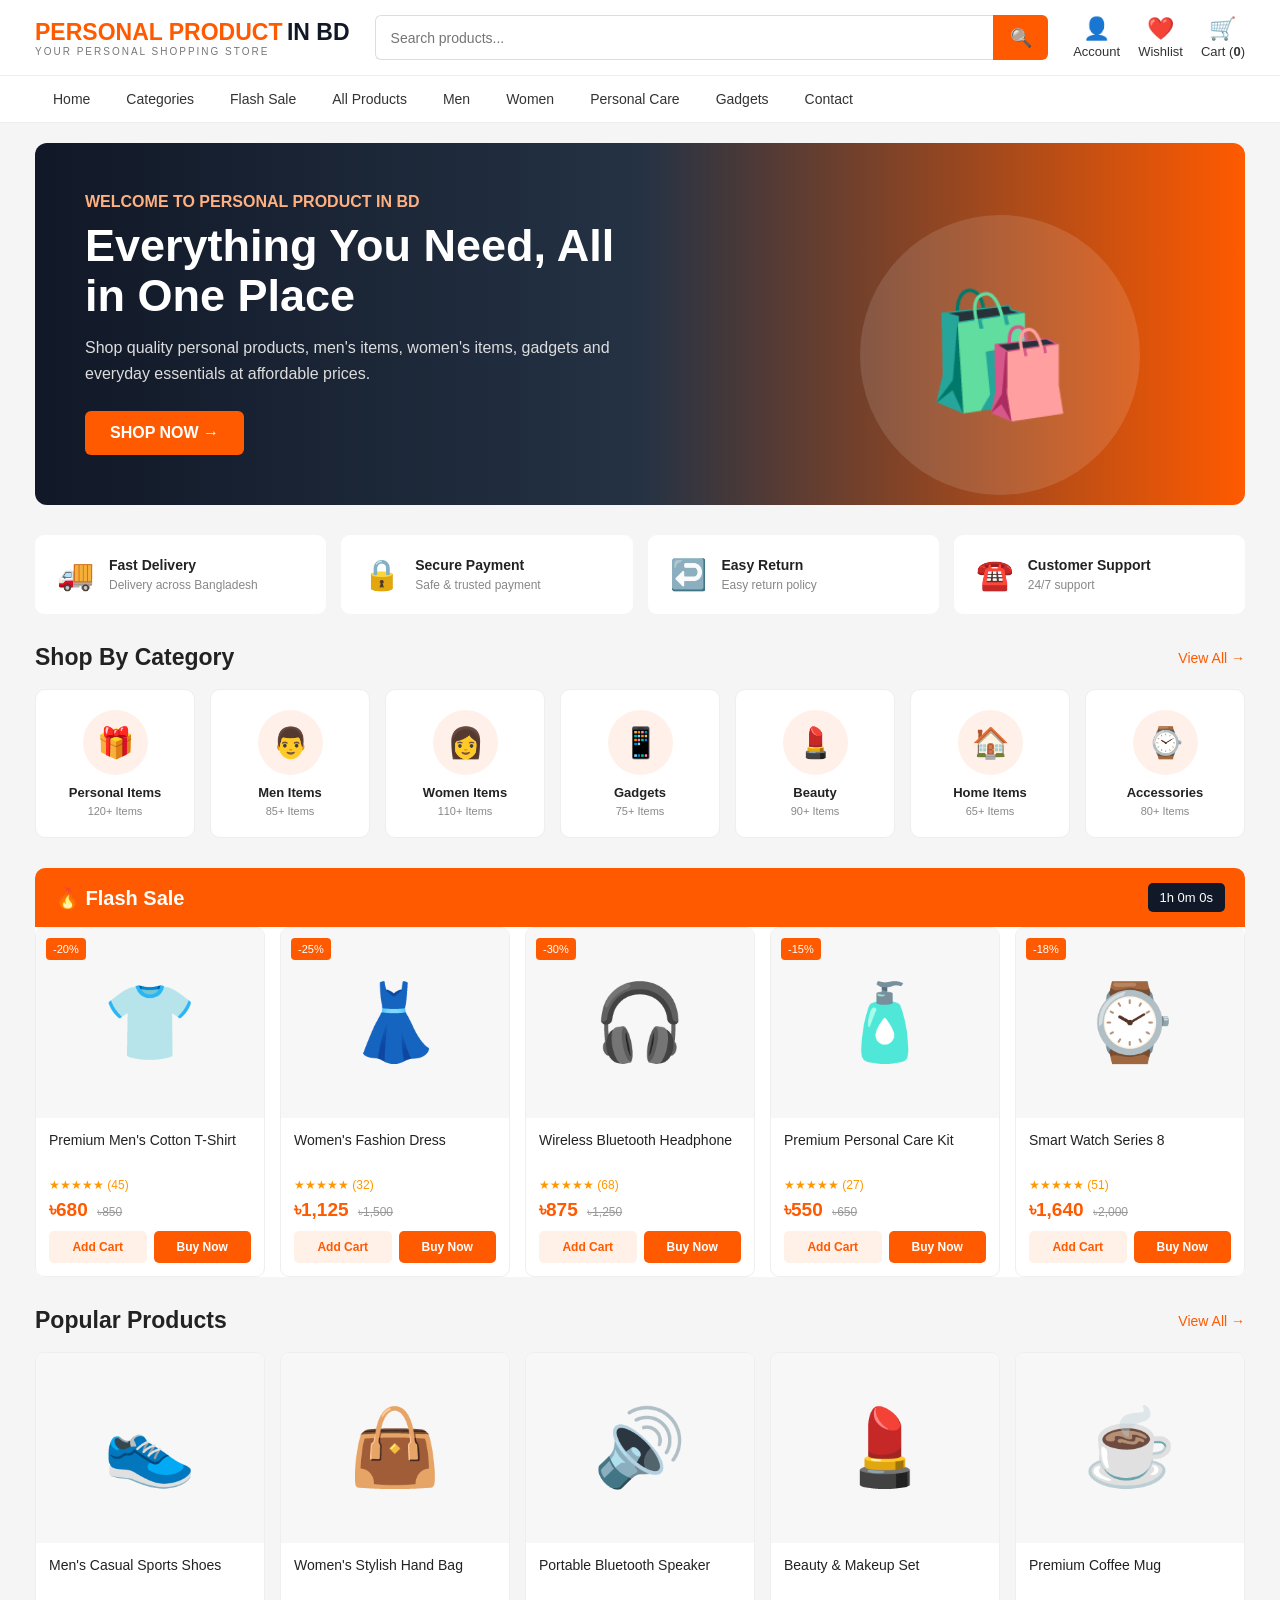
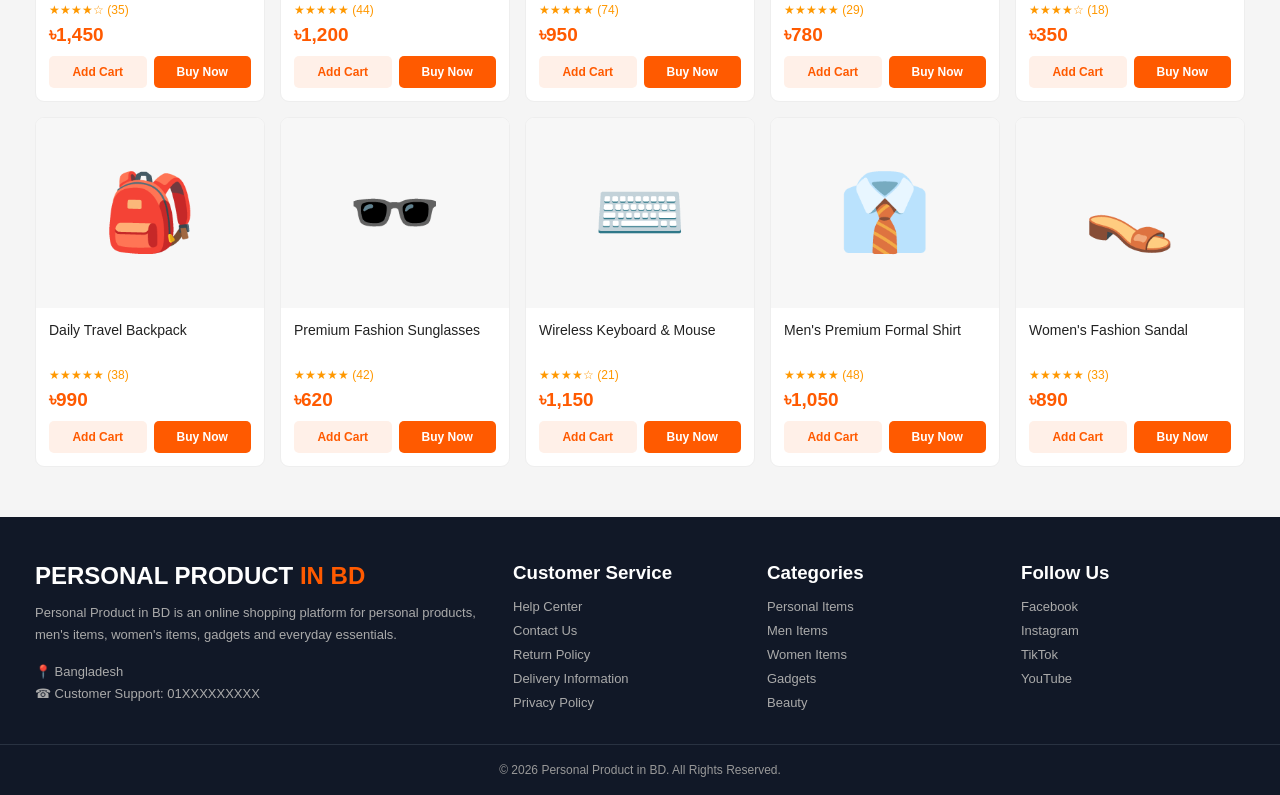
<file: index.html>
<!DOCTYPE html>
<html lang="en">
<head>
<meta charset="UTF-8">
<meta name="viewport" content="width=device-width, initial-scale=1.0">

<title>Personal Product in BD</title>

<style>
*{
    margin:0;
    padding:0;
    box-sizing:border-box;
    font-family:Arial,Helvetica,sans-serif;
}

body{
    background:#f5f5f5;
    color:#222;
}

/* ================= HEADER ================= */

.top-header{
    background:#ffffff;
    border-bottom:1px solid #eee;
    position:sticky;
    top:0;
    z-index:1000;
}

.header{
    max-width:1250px;
    margin:auto;
    height:75px;
    display:flex;
    align-items:center;
    gap:25px;
    padding:0 20px;
}

/* LOGO */

.logo{
    text-decoration:none;
    white-space:nowrap;
}

.logo .personal{
    color:#ff5a00;
    font-size:23px;
    font-weight:800;
}

.logo .bd{
    color:#111827;
    font-size:23px;
    font-weight:800;
}

.logo small{
    display:block;
    color:#777;
    font-size:10px;
    letter-spacing:2px;
}

/* SEARCH */

.search-box{
    flex:1;
    display:flex;
    height:45px;
}

.search-box input{
    flex:1;
    border:1px solid #ddd;
    border-right:none;
    border-radius:6px 0 0 6px;
    padding:0 15px;
    font-size:14px;
    outline:none;
}

.search-box button{
    width:55px;
    border:none;
    background:#ff5a00;
    color:white;
    border-radius:0 6px 6px 0;
    font-size:18px;
    cursor:pointer;
}

/* HEADER ICONS */

.header-actions{
    display:flex;
    align-items:center;
    gap:18px;
}

.header-action{
    text-align:center;
    cursor:pointer;
    color:#333;
    font-size:13px;
}

.header-action span{
    display:block;
    font-size:22px;
    margin-bottom:2px;
}

/* ================= NAV ================= */

.nav{
    background:white;
    border-top:1px solid #eee;
}

.nav-inner{
    max-width:1250px;
    margin:auto;
    display:flex;
    align-items:center;
    padding:0 20px;
    overflow-x:auto;
}

.nav a{
    padding:15px 18px;
    color:#333;
    text-decoration:none;
    font-size:14px;
    white-space:nowrap;
}

.nav a:hover{
    color:#ff5a00;
}

/* ================= HERO ================= */

.hero{
    max-width:1250px;
    margin:20px auto;
    padding:0 20px;
}

.hero-box{
    min-height:360px;
    border-radius:12px;
    overflow:hidden;
    background:
        linear-gradient(90deg,#111827 0%,#243244 50%,#ff5a00 100%);
    display:flex;
    align-items:center;
    position:relative;
}

.hero-content{
    width:55%;
    padding:50px;
    color:white;
    z-index:2;
}

.hero-content .small{
    color:#ffb080;
    font-weight:bold;
    margin-bottom:10px;
}

.hero-content h1{
    font-size:45px;
    line-height:1.1;
    margin-bottom:15px;
}

.hero-content p{
    color:#ddd;
    line-height:1.6;
    margin-bottom:25px;
}

.shop-btn{
    display:inline-block;
    background:#ff5a00;
    color:white;
    padding:13px 25px;
    border-radius:6px;
    text-decoration:none;
    font-weight:bold;
}

.hero-products{
    position:absolute;
    right:50px;
    bottom:0;
    width:390px;
    height:300px;
    display:flex;
    justify-content:center;
    align-items:center;
}

.hero-circle{
    width:280px;
    height:280px;
    background:rgba(255,255,255,.12);
    border-radius:50%;
    display:flex;
    justify-content:center;
    align-items:center;
    font-size:120px;
}

/* ================= SECTION ================= */

.container{
    max-width:1250px;
    margin:auto;
    padding:0 20px;
}

.section{
    margin:30px 0;
}

.section-title{
    display:flex;
    justify-content:space-between;
    align-items:center;
    margin-bottom:18px;
}

.section-title h2{
    font-size:23px;
}

.view-all{
    color:#ff5a00;
    text-decoration:none;
    font-size:14px;
}

/* ================= CATEGORIES ================= */

.categories{
    display:grid;
    grid-template-columns:repeat(7,1fr);
    gap:15px;
}

.category{
    background:white;
    border-radius:10px;
    padding:20px 10px;
    text-align:center;
    cursor:pointer;
    border:1px solid #eee;
    transition:.25s;
}

.category:hover{
    transform:translateY(-4px);
    box-shadow:0 8px 20px rgba(0,0,0,.08);
}

.category-icon{
    width:65px;
    height:65px;
    margin:auto;
    background:#fff1e9;
    border-radius:50%;
    display:flex;
    justify-content:center;
    align-items:center;
    font-size:30px;
    margin-bottom:10px;
}

.category h3{
    font-size:13px;
}

.category p{
    color:#888;
    font-size:11px;
    margin-top:5px;
}

/* ================= FLASH SALE ================= */

.flash{
    background:#fff;
    border-radius:10px;
    overflow:hidden;
}

.flash-head{
    background:#ff5a00;
    color:white;
    padding:15px 20px;
    display:flex;
    justify-content:space-between;
    align-items:center;
}

.flash-head h2{
    font-size:20px;
}

.timer{
    background:#111827;
    padding:7px 12px;
    border-radius:5px;
    font-size:13px;
}

/* ================= PRODUCTS ================= */

.products{
    display:grid;
    grid-template-columns:repeat(5,1fr);
    gap:15px;
}

.product{
    background:white;
    border-radius:9px;
    overflow:hidden;
    border:1px solid #eee;
    position:relative;
    transition:.25s;
}

.product:hover{
    transform:translateY(-4px);
    box-shadow:0 8px 20px rgba(0,0,0,.08);
}

.discount{
    position:absolute;
    top:10px;
    left:10px;
    background:#ff5a00;
    color:white;
    padding:5px 7px;
    border-radius:4px;
    font-size:11px;
}

.product-image{
    height:190px;
    background:#f7f7f7;
    display:flex;
    align-items:center;
    justify-content:center;
    font-size:75px;
}

.product-info{
    padding:13px;
}

.product-name{
    font-size:14px;
    line-height:1.4;
    height:40px;
    overflow:hidden;
}

.rating{
    color:#ff9800;
    font-size:12px;
    margin:7px 0;
}

.price{
    color:#ff5a00;
    font-weight:bold;
    font-size:19px;
}

.old-price{
    color:#999;
    font-size:12px;
    text-decoration:line-through;
    margin-left:5px;
}

.buy-row{
    display:flex;
    gap:7px;
    margin-top:10px;
}

.add-cart,
.buy-now{
    flex:1;
    border:none;
    padding:9px 5px;
    border-radius:5px;
    cursor:pointer;
    font-size:12px;
    font-weight:bold;
}

.add-cart{
    background:#fff0e8;
    color:#ff5a00;
}

.buy-now{
    background:#ff5a00;
    color:white;
}

/* ================= FEATURE ================= */

.features{
    display:grid;
    grid-template-columns:repeat(4,1fr);
    gap:15px;
}

.feature{
    background:white;
    padding:22px;
    border-radius:9px;
    display:flex;
    align-items:center;
    gap:15px;
}

.feature-icon{
    font-size:30px;
}

.feature h3{
    font-size:14px;
}

.feature p{
    color:#888;
    font-size:12px;
    margin-top:5px;
}

/* ================= CART ================= */

.cart-overlay{
    position:fixed;
    inset:0;
    background:rgba(0,0,0,.45);
    display:none;
    z-index:2000;
}

.cart{
    position:absolute;
    right:0;
    top:0;
    height:100%;
    width:390px;
    background:white;
    padding:20px;
    overflow-y:auto;
}

.cart-header{
    display:flex;
    justify-content:space-between;
    align-items:center;
    padding-bottom:15px;
    border-bottom:1px solid #eee;
}

.close{
    font-size:25px;
    cursor:pointer;
}

.cart-item{
    display:flex;
    gap:12px;
    padding:15px 0;
    border-bottom:1px solid #eee;
}

.cart-img{
    width:65px;
    height:65px;
    background:#f5f5f5;
    display:flex;
    justify-content:center;
    align-items:center;
    font-size:30px;
    border-radius:6px;
}

.cart-item h4{
    font-size:13px;
}

.cart-price{
    color:#ff5a00;
    font-weight:bold;
    margin-top:6px;
}

.cart-total{
    display:flex;
    justify-content:space-between;
    margin-top:20px;
    font-size:19px;
    font-weight:bold;
}

.checkout{
    width:100%;
    margin-top:15px;
    padding:14px;
    border:none;
    background:#ff5a00;
    color:white;
    font-weight:bold;
    border-radius:6px;
    cursor:pointer;
}

/* ================= FOOTER ================= */

footer{
    background:#111827;
    color:white;
    margin-top:50px;
}

.footer{
    max-width:1250px;
    margin:auto;
    padding:45px 20px 25px;
    display:grid;
    grid-template-columns:2fr 1fr 1fr 1fr;
    gap:30px;
}

.footer h2{
    margin-bottom:12px;
}

.footer h2 span{
    color:#ff5a00;
}

.footer p{
    color:#aaa;
    font-size:13px;
    line-height:1.7;
}

.footer h3{
    margin-bottom:15px;
}

.footer a{
    display:block;
    color:#aaa;
    text-decoration:none;
    margin-bottom:9px;
    font-size:13px;
}

.footer a:hover{
    color:white;
}

.copyright{
    text-align:center;
    border-top:1px solid #293241;
    padding:18px;
    color:#999;
    font-size:12px;
}

/* ================= RESPONSIVE ================= */

@media(max-width:1050px){

    .categories{
        grid-template-columns:repeat(4,1fr);
    }

    .products{
        grid-template-columns:repeat(4,1fr);
    }

    .hero-products{
        opacity:.4;
    }
}

@media(max-width:800px){

    .header{
        flex-wrap:wrap;
        height:auto;
        padding:12px 15px;
    }

    .search-box{
        order:3;
        flex-basis:100%;
    }

    .header-actions{
        margin-left:auto;
    }

    .hero-content{
        width:100%;
        padding:35px;
    }

    .hero-content h1{
        font-size:35px;
    }

    .categories{
        grid-template-columns:repeat(3,1fr);
    }

    .products{
        grid-template-columns:repeat(3,1fr);
    }

    .features{
        grid-template-columns:repeat(2,1fr);
    }

    .footer{
        grid-template-columns:1fr 1fr;
    }
}

@media(max-width:550px){

    .logo .personal,
    .logo .bd{
        font-size:18px;
    }

    .header-action div{
        display:none;
    }

    .hero-box{
        min-height:330px;
    }

    .hero-content{
        padding:25px;
    }

    .hero-content h1{
        font-size:29px;
    }

    .hero-products{
        display:none;
    }

    .categories{
        grid-template-columns:repeat(2,1fr);
    }

    .products{
        grid-template-columns:repeat(2,1fr);
        gap:10px;
    }

    .product-image{
        height:150px;
        font-size:55px;
    }

    .buy-row{
        flex-direction:column;
    }

    .features{
        grid-template-columns:1fr;
    }

    .footer{
        grid-template-columns:1fr;
    }

    .cart{
        width:100%;
    }
}
</style>
</head>

<body>


<!-- ================= HEADER ================= -->

<header class="top-header">

<div class="header">

<a href="#" class="logo">

    <span class="personal">PERSONAL PRODUCT</span>
    <span class="bd"> IN BD</span>

    <small>YOUR PERSONAL SHOPPING STORE</small>

</a>


<div class="search-box">

<input
    type="text"
    id="search"
    placeholder="Search products..."
    onkeyup="searchProducts()"
>

<button onclick="searchProducts()">🔍</button>

</div>


<div class="header-actions">

<div class="header-action">

<span>👤</span>
<div>Account</div>

</div>


<div class="header-action">

<span>❤️</span>
<div>Wishlist</div>

</div>


<div class="header-action" onclick="openCart()">

<span>🛒</span>
<div>Cart (<b id="cartCount">0</b>)</div>

</div>

</div>

</div>


<nav class="nav">

<div class="nav-inner">

<a href="#">Home</a>
<a href="#categories">Categories</a>
<a href="#flash">Flash Sale</a>
<a href="#products">All Products</a>
<a href="#">Men</a>
<a href="#">Women</a>
<a href="#">Personal Care</a>
<a href="#">Gadgets</a>
<a href="#">Contact</a>

</div>

</nav>

</header>



<!-- ================= HERO ================= -->

<section class="hero">

<div class="hero-box">

<div class="hero-content">

<div class="small">
WELCOME TO PERSONAL PRODUCT IN BD
</div>

<h1>
Everything You Need,
All in One Place
</h1>

<p>
Shop quality personal products, men's items,
women's items, gadgets and everyday essentials
at affordable prices.
</p>

<a href="#products" class="shop-btn">
SHOP NOW →
</a>

</div>


<div class="hero-products">

<div class="hero-circle">
🛍️
</div>

</div>

</div>

</section>



<!-- ================= FEATURES ================= -->

<div class="container">

<section class="section">

<div class="features">

<div class="feature">

<div class="feature-icon">🚚</div>

<div>
<h3>Fast Delivery</h3>
<p>Delivery across Bangladesh</p>
</div>

</div>


<div class="feature">

<div class="feature-icon">🔒</div>

<div>
<h3>Secure Payment</h3>
<p>Safe & trusted payment</p>
</div>

</div>


<div class="feature">

<div class="feature-icon">↩️</div>

<div>
<h3>Easy Return</h3>
<p>Easy return policy</p>
</div>

</div>


<div class="feature">

<div class="feature-icon">☎️</div>

<div>
<h3>Customer Support</h3>
<p>24/7 support</p>
</div>

</div>

</div>

</section>



<!-- ================= CATEGORIES ================= -->

<section class="section" id="categories">

<div class="section-title">

<h2>Shop By Category</h2>

<a href="#" class="view-all">
View All →
</a>

</div>


<div class="categories">

<div class="category" onclick="categoryFilter('Personal Items')">
<div class="category-icon">🎁</div>
<h3>Personal Items</h3>
<p>120+ Items</p>
</div>


<div class="category" onclick="categoryFilter('Men Items')">
<div class="category-icon">👨</div>
<h3>Men Items</h3>
<p>85+ Items</p>
</div>


<div class="category" onclick="categoryFilter('Women Items')">
<div class="category-icon">👩</div>
<h3>Women Items</h3>
<p>110+ Items</p>
</div>


<div class="category" onclick="categoryFilter('Gadgets')">
<div class="category-icon">📱</div>
<h3>Gadgets</h3>
<p>75+ Items</p>
</div>


<div class="category" onclick="categoryFilter('Beauty')">
<div class="category-icon">💄</div>
<h3>Beauty</h3>
<p>90+ Items</p>
</div>


<div class="category" onclick="categoryFilter('Home')">
<div class="category-icon">🏠</div>
<h3>Home Items</h3>
<p>65+ Items</p>
</div>


<div class="category" onclick="categoryFilter('Accessories')">
<div class="category-icon">⌚</div>
<h3>Accessories</h3>
<p>80+ Items</p>
</div>

</div>

</section>



<!-- ================= FLASH SALE ================= -->

<section class="section" id="flash">

<div class="flash">

<div class="flash-head">

<h2>🔥 Flash Sale</h2>

<div class="timer" id="timer">
Ends Soon
</div>

</div>


<div class="products" id="flashProducts">

<!-- PRODUCT 1 -->

<div class="product" data-category="Men Items">

<span class="discount">-20%</span>

<div class="product-image">
👕
</div>

<div class="product-info">

<div class="product-name">
Premium Men's Cotton T-Shirt
</div>

<div class="rating">
★★★★★ (45)
</div>

<div>

<span class="price">৳680</span>
<span class="old-price">৳850</span>

</div>

<div class="buy-row">

<button
class="add-cart"
onclick="addToCart('Premium Men T-Shirt',680,'👕')">
Add Cart
</button>

<button
class="buy-now"
onclick="buyNow('Premium Men T-Shirt',680,'👕')">
Buy Now
</button>

</div>

</div>

</div>


<!-- PRODUCT 2 -->

<div class="product" data-category="Women Items">

<span class="discount">-25%</span>

<div class="product-image">
👗
</div>

<div class="product-info">

<div class="product-name">
Women's Fashion Dress
</div>

<div class="rating">
★★★★★ (32)
</div>

<div>

<span class="price">৳1,125</span>
<span class="old-price">৳1,500</span>

</div>

<div class="buy-row">

<button
class="add-cart"
onclick="addToCart('Women Fashion Dress',1125,'👗')">
Add Cart
</button>

<button
class="buy-now"
onclick="buyNow('Women Fashion Dress',1125,'👗')">
Buy Now
</button>

</div>

</div>

</div>


<!-- PRODUCT 3 -->

<div class="product" data-category="Gadgets">

<span class="discount">-30%</span>

<div class="product-image">
🎧
</div>

<div class="product-info">

<div class="product-name">
Wireless Bluetooth Headphone
</div>

<div class="rating">
★★★★★ (68)
</div>

<div>

<span class="price">৳875</span>
<span class="old-price">৳1,250</span>

</div>

<div class="buy-row">

<button
class="add-cart"
onclick="addToCart('Wireless Bluetooth Headphone',875,'🎧')">
Add Cart
</button>

<button
class="buy-now"
onclick="buyNow('Wireless Bluetooth Headphone',875,'🎧')">
Buy Now
</button>

</div>

</div>

</div>


<!-- PRODUCT 4 -->

<div class="product" data-category="Personal Items">

<span class="discount">-15%</span>

<div class="product-image">
🧴
</div>

<div class="product-info">

<div class="product-name">
Premium Personal Care Kit
</div>

<div class="rating">
★★★★★ (27)
</div>

<div>

<span class="price">৳550</span>
<span class="old-price">৳650</span>

</div>

<div class="buy-row">

<button
class="add-cart"
onclick="addToCart('Personal Care Kit',550,'🧴')">
Add Cart
</button>

<button
class="buy-now"
onclick="buyNow('Personal Care Kit',550,'🧴')">
Buy Now
</button>

</div>

</div>

</div>


<!-- PRODUCT 5 -->

<div class="product" data-category="Accessories">

<span class="discount">-18%</span>

<div class="product-image">
⌚
</div>

<div class="product-info">

<div class="product-name">
Smart Watch Series 8
</div>

<div class="rating">
★★★★★ (51)
</div>

<div>

<span class="price">৳1,640</span>
<span class="old-price">৳2,000</span>

</div>

<div class="buy-row">

<button
class="add-cart"
onclick="addToCart('Smart Watch Series 8',1640,'⌚')">
Add Cart
</button>

<button
class="buy-now"
onclick="buyNow('Smart Watch Series 8',1640,'⌚')">
Buy Now
</button>

</div>

</div>

</div>

</div>

</div>

</section>



<!-- ================= ALL PRODUCTS ================= -->

<section class="section" id="products">

<div class="section-title">

<h2>Popular Products</h2>

<a href="#" class="view-all">
View All →
</a>

</div>


<div class="products">


<!-- 1 -->

<div class="product" data-category="Men Items">

<div class="product-image">
👟
</div>

<div class="product-info">

<div class="product-name">
Men's Casual Sports Shoes
</div>

<div class="rating">
★★★★☆ (35)
</div>

<div>
<span class="price">৳1,450</span>
</div>

<div class="buy-row">

<button class="add-cart"
onclick="addToCart('Mens Casual Sports Shoes',1450,'👟')">
Add Cart
</button>

<button class="buy-now"
onclick="buyNow('Mens Casual Sports Shoes',1450,'👟')">
Buy Now
</button>

</div>

</div>

</div>


<!-- 2 -->

<div class="product" data-category="Women Items">

<div class="product-image">
👜
</div>

<div class="product-info">

<div class="product-name">
Women's Stylish Hand Bag
</div>

<div class="rating">
★★★★★ (44)
</div>

<div>
<span class="price">৳1,200</span>
</div>

<div class="buy-row">

<button class="add-cart"
onclick="addToCart('Womens Stylish Hand Bag',1200,'👜')">
Add Cart
</button>

<button class="buy-now"
onclick="buyNow('Womens Stylish Hand Bag',1200,'👜')">
Buy Now
</button>

</div>

</div>

</div>


<!-- 3 -->

<div class="product" data-category="Gadgets">

<div class="product-image">
🔊
</div>

<div class="product-info">

<div class="product-name">
Portable Bluetooth Speaker
</div>

<div class="rating">
★★★★★ (74)
</div>

<div>
<span class="price">৳950</span>
</div>

<div class="buy-row">

<button class="add-cart"
onclick="addToCart('Portable Bluetooth Speaker',950,'🔊')">
Add Cart
</button>

<button class="buy-now"
onclick="buyNow('Portable Bluetooth Speaker',950,'🔊')">
Buy Now
</button>

</div>

</div>

</div>


<!-- 4 -->

<div class="product" data-category="Beauty">

<div class="product-image">
💄
</div>

<div class="product-info">

<div class="product-name">
Beauty & Makeup Set
</div>

<div class="rating">
★★★★★ (29)
</div>

<div>
<span class="price">৳780</span>
</div>

<div class="buy-row">

<button class="add-cart"
onclick="addToCart('Beauty Makeup Set',780,'💄')">
Add Cart
</button>

<button class="buy-now"
onclick="buyNow('Beauty Makeup Set',780,'💄')">
Buy Now
</button>

</div>

</div>

</div>


<!-- 5 -->

<div class="product" data-category="Home">

<div class="product-image">
☕
</div>

<div class="product-info">

<div class="product-name">
Premium Coffee Mug
</div>

<div class="rating">
★★★★☆ (18)
</div>

<div>
<span class="price">৳350</span>
</div>

<div class="buy-row">

<button class="add-cart"
onclick="addToCart('Premium Coffee Mug',350,'☕')">
Add Cart
</button>

<button class="buy-now"
onclick="buyNow('Premium Coffee Mug',350,'☕')">
Buy Now
</button>

</div>

</div>

</div>


<!-- 6 -->

<div class="product" data-category="Personal Items">

<div class="product-image">
🎒
</div>

<div class="product-info">

<div class="product-name">
Daily Travel Backpack
</div>

<div class="rating">
★★★★★ (38)
</div>

<div>
<span class="price">৳990</span>
</div>

<div class="buy-row">

<button class="add-cart"
onclick="addToCart('Daily Travel Backpack',990,'🎒')">
Add Cart
</button>

<button class="buy-now"
onclick="buyNow('Daily Travel Backpack',990,'🎒')">
Buy Now
</button>

</div>

</div>

</div>


<!-- 7 -->

<div class="product" data-category="Accessories">

<div class="product-image">
🕶️
</div>

<div class="product-info">

<div class="product-name">
Premium Fashion Sunglasses
</div>

<div class="rating">
★★★★★ (42)
</div>

<div>
<span class="price">৳620</span>
</div>

<div class="buy-row">

<button class="add-cart"
onclick="addToCart('Premium Fashion Sunglasses',620,'🕶️')">
Add Cart
</button>

<button class="buy-now"
onclick="buyNow('Premium Fashion Sunglasses',620,'🕶️')">
Buy Now
</button>

</div>

</div>

</div>


<!-- 8 -->

<div class="product" data-category="Gadgets">

<div class="product-image">
⌨️
</div>

<div class="product-info">

<div class="product-name">
Wireless Keyboard & Mouse
</div>

<div class="rating">
★★★★☆ (21)
</div>

<div>
<span class="price">৳1,150</span>
</div>

<div class="buy-row">

<button class="add-cart"
onclick="addToCart('Wireless Keyboard Mouse',1150,'⌨️')">
Add Cart
</button>

<button class="buy-now"
onclick="buyNow('Wireless Keyboard Mouse',1150,'⌨️')">
Buy Now
</button>

</div>

</div>

</div>


<!-- 9 -->

<div class="product" data-category="Men Items">

<div class="product-image">
👔
</div>

<div class="product-info">

<div class="product-name">
Men's Premium Formal Shirt
</div>

<div class="rating">
★★★★★ (48)
</div>

<div>
<span class="price">৳1,050</span>
</div>

<div class="buy-row">

<button class="add-cart"
onclick="addToCart('Mens Formal Shirt',1050,'👔')">
Add Cart
</button>

<button class="buy-now"
onclick="buyNow('Mens Formal Shirt',1050,'👔')">
Buy Now
</button>

</div>

</div>

</div>


<!-- 10 -->

<div class="product" data-category="Women Items">

<div class="product-image">
👡
</div>

<div class="product-info">

<div class="product-name">
Women's Fashion Sandal
</div>

<div class="rating">
★★★★★ (33)
</div>

<div>
<span class="price">৳890</span>
</div>

<div class="buy-row">

<button class="add-cart"
onclick="addToCart('Womens Fashion Sandal',890,'👡')">
Add Cart
</button>

<button class="buy-now"
onclick="buyNow('Womens Fashion Sandal',890,'👡')">
Buy Now
</button>

</div>

</div>

</div>

</div>

</section>

</div>



<!-- ================= CART ================= -->

<div class="cart-overlay" id="cartOverlay">

<div class="cart">

<div class="cart-header">

<h2>Shopping Cart</h2>

<span class="close" onclick="closeCart()">×</span>

</div>

<div id="cartItems">

<p style="padding:25px 0;color:#888;">
Your cart is empty.
</p>

</div>

<div class="cart-total">

<span>Total</span>

<span id="cartTotal">
৳0
</span>

</div>

<button class="checkout" onclick="checkout()">
PROCEED TO CHECKOUT
</button>

</div>

</div>



<!-- ================= FOOTER ================= -->

<footer>

<div class="footer">

<div>

<h2>
PERSONAL PRODUCT <span>IN BD</span>
</h2>

<p>
Personal Product in BD is an online shopping
platform for personal products, men's items,
women's items, gadgets and everyday essentials.
</p>

<p style="margin-top:15px;">
📍 Bangladesh
</p>

<p>
☎ Customer Support: 01XXXXXXXXX
</p>

</div>


<div>

<h3>Customer Service</h3>

<a href="#">Help Center</a>
<a href="#">Contact Us</a>
<a href="#">Return Policy</a>
<a href="#">Delivery Information</a>
<a href="#">Privacy Policy</a>

</div>


<div>

<h3>Categories</h3>

<a href="#">Personal Items</a>
<a href="#">Men Items</a>
<a href="#">Women Items</a>
<a href="#">Gadgets</a>
<a href="#">Beauty</a>

</div>


<div>

<h3>Follow Us</h3>

<a href="#">Facebook</a>
<a href="#">Instagram</a>
<a href="#">TikTok</a>
<a href="#">YouTube</a>

</div>

</div>


<div class="copyright">

© 2026 Personal Product in BD. All Rights Reserved.

</div>

</footer>



<script>

/* ================= CART ================= */

let cart = [];


function addToCart(name, price, icon){

    cart.push({
        name:name,
        price:price,
        icon:icon
    });

    updateCart();

    alert(name + " added to cart!");

}


function updateCart(){

    document.getElementById("cartCount").innerText =
        cart.length;

    let container =
        document.getElementById("cartItems");

    let total = 0;

    if(cart.length === 0){

        container.innerHTML =
        `<p style="padding:25px 0;color:#888;">
        Your cart is empty.
        </p>`;

    }else{

        container.innerHTML = "";

        cart.forEach((item,index)=>{

            total += item.price;

            container.innerHTML += `

            <div class="cart-item">

                <div class="cart-img">
                    ${item.icon}
                </div>

                <div style="flex:1">

                    <h4>
                        ${item.name}
                    </h4>

                    <div class="cart-price">
                        ৳${item.price}
                    </div>

                </div>

                <div
                onclick="removeCart(${index})"
                style="cursor:pointer;color:red;">
                    ✕
                </div>

            </div>

            `;

        });

    }

    document.getElementById("cartTotal").innerText =
        "৳" + total;

}


function removeCart(index){

    cart.splice(index,1);

    updateCart();

}


function openCart(){

    document.getElementById("cartOverlay").style.display =
        "block";

}


function closeCart(){

    document.getElementById("cartOverlay").style.display =
        "none";

}


/* ================= BUY NOW ================= */

function buyNow(name,price,icon){

    cart.push({
        name:name,
        price:price,
        icon:icon
    });

    updateCart();

    openCart();

}


/* ================= CHECKOUT ================= */

function checkout(){

    if(cart.length === 0){

        alert("Your cart is empty!");

        return;
    }

    let name =
        prompt("Enter your name:");

    if(!name) return;

    let phone =
        prompt("Enter your phone number:");

    if(!phone) return;

    let address =
        prompt("Enter delivery address:");

    if(!address) return;

    let payment =
        prompt(
        "Payment Method:\n1 = Cash on Delivery\n2 = bKash\n3 = Nagad"
        );

    alert(
        "Order Placed Successfully!\n\n" +
        "Customer: " + name +
        "\nPhone: " + phone +
        "\nPayment: " + payment
    );

    cart = [];

    updateCart();

    closeCart();

}


/* ================= CATEGORY FILTER ================= */

function categoryFilter(category){

    document.getElementById("products")
        .scrollIntoView({
            behavior:"smooth"
        });

    let products =
        document.querySelectorAll(".product");

    products.forEach(product=>{

        if(
            product.dataset.category === category
        ){

            product.style.display = "block";

        }else{

            product.style.display = "none";

        }

    });

}


/* ================= SEARCH ================= */

function searchProducts(){

    let search =
        document
        .getElementById("search")
        .value
        .toLowerCase();

    let products =
        document.querySelectorAll(".product");

    products.forEach(product=>{

        let name =
            product
            .querySelector(".product-name")
            .innerText
            .toLowerCase();

        if(name.includes(search)){

            product.style.display =
                "block";

        }else{

            product.style.display =
                "none";

        }

    });

}


/* ================= TIMER ================= */

let time = 3600;

setInterval(()=>{

    let hours =
        Math.floor(time / 3600);

    let minutes =
        Math.floor((time % 3600) / 60);

    let seconds =
        time % 60;

    document.getElementById("timer")
        .innerText =
        hours + "h " +
        minutes + "m " +
        seconds + "s";

    time--;

    if(time < 0){

        time = 3600;

    }

},1000);

</script>

</body>
</html>
</file>
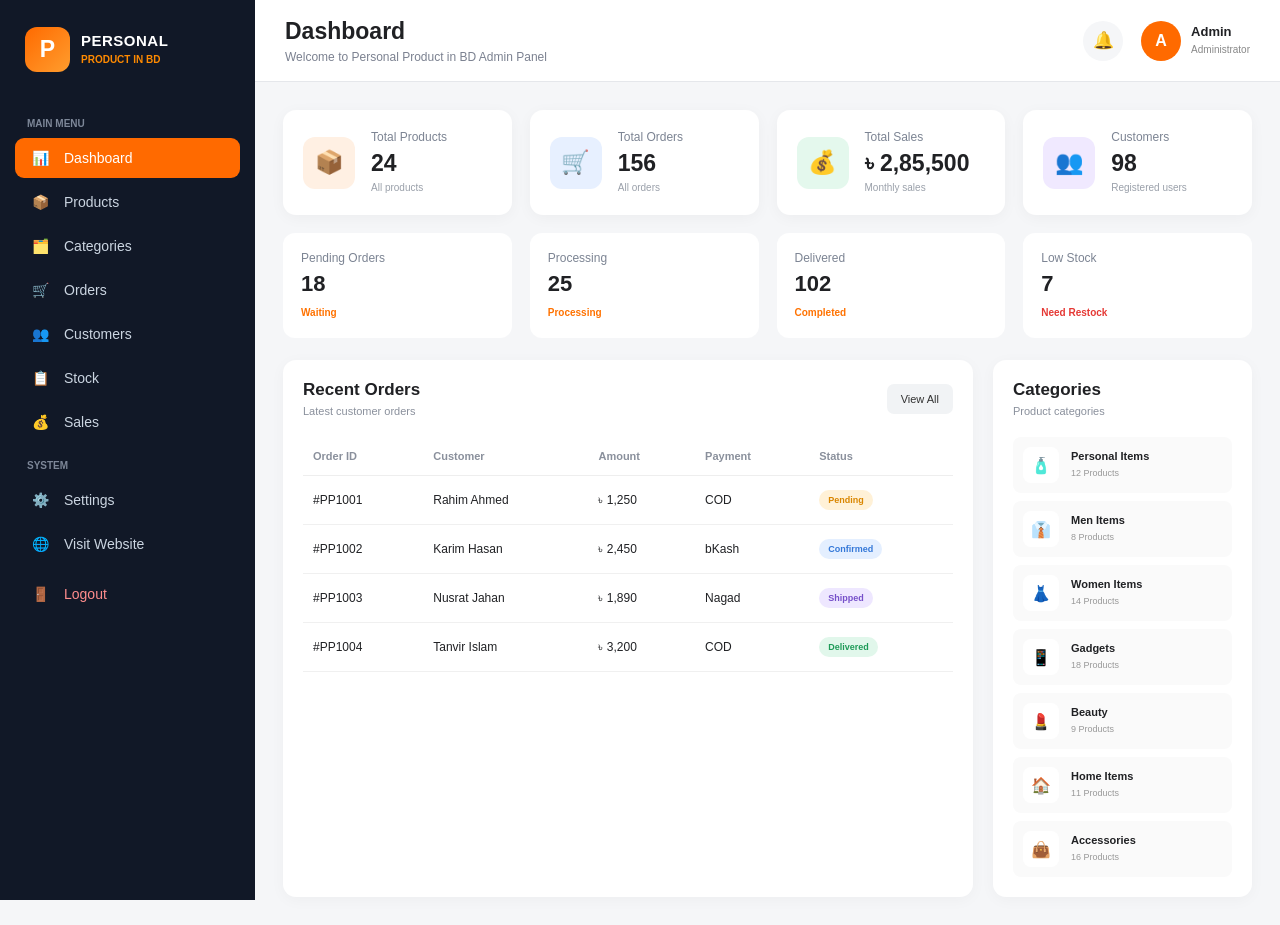
<file: admin.html>
<!DOCTYPE html>
<html lang="en">
<head>
  <meta charset="UTF-8">
  <meta name="viewport" content="width=device-width, initial-scale=1.0">
  <title>Personal Product in BD - Admin Panel</title>

  <link rel="stylesheet" href="admin.css">
</head>

<body>

<!-- ================= SIDEBAR ================= -->
<aside class="sidebar" id="sidebar">

  <div class="brand">
    <div class="brand-icon">P</div>
    <div>
      <h2>PERSONAL</h2>
      <span>PRODUCT IN BD</span>
    </div>
  </div>

  <div class="menu-title">MAIN MENU</div>

  <a href="#" class="menu active" onclick="showPage('dashboard')">
    <span>📊</span> Dashboard
  </a>

  <a href="#" class="menu" onclick="showPage('products')">
    <span>📦</span> Products
  </a>

  <a href="#" class="menu" onclick="showPage('categories')">
    <span>🗂️</span> Categories
  </a>

  <a href="#" class="menu" onclick="showPage('orders')">
    <span>🛒</span> Orders
  </a>

  <a href="#" class="menu" onclick="showPage('customers')">
    <span>👥</span> Customers
  </a>

  <a href="#" class="menu" onclick="showPage('stock')">
    <span>📋</span> Stock
  </a>

  <a href="#" class="menu" onclick="showPage('sales')">
    <span>💰</span> Sales
  </a>

  <div class="menu-title">SYSTEM</div>

  <a href="#" class="menu">
    <span>⚙️</span> Settings
  </a>

  <a href="index.html" class="menu">
    <span>🌐</span> Visit Website
  </a>

  <a href="#" class="menu logout" onclick="logout()">
    <span>🚪</span> Logout
  </a>

</aside>


<!-- ================= MAIN ================= -->
<main class="main">

  <!-- TOPBAR -->
  <header class="topbar">

    <button class="mobile-menu" onclick="toggleSidebar()">☰</button>

    <div class="page-heading">
      <h1 id="pageTitle">Dashboard</h1>
      <p>Welcome to Personal Product in BD Admin Panel</p>
    </div>

    <div class="top-actions">

      <button class="icon-btn">🔔</button>

      <div class="admin-user">
        <div class="avatar">A</div>
        <div>
          <strong>Admin</strong>
          <small>Administrator</small>
        </div>
      </div>

    </div>

  </header>


  <!-- ================= DASHBOARD ================= -->

  <section id="dashboard" class="page active-page">

    <div class="stats-grid">

      <div class="stat-card">
        <div class="stat-icon orange">📦</div>
        <div>
          <span>Total Products</span>
          <h2 id="totalProducts">24</h2>
          <small>All products</small>
        </div>
      </div>

      <div class="stat-card">
        <div class="stat-icon blue">🛒</div>
        <div>
          <span>Total Orders</span>
          <h2 id="totalOrders">156</h2>
          <small>All orders</small>
        </div>
      </div>

      <div class="stat-card">
        <div class="stat-icon green">💰</div>
        <div>
          <span>Total Sales</span>
          <h2>৳ 2,85,500</h2>
          <small>Monthly sales</small>
        </div>
      </div>

      <div class="stat-card">
        <div class="stat-icon purple">👥</div>
        <div>
          <span>Customers</span>
          <h2>98</h2>
          <small>Registered users</small>
        </div>
      </div>

    </div>


    <!-- SECOND STATS -->

    <div class="small-stats">

      <div class="small-card">
        <span>Pending Orders</span>
        <strong>18</strong>
        <b>Waiting</b>
      </div>

      <div class="small-card">
        <span>Processing</span>
        <strong>25</strong>
        <b>Processing</b>
      </div>

      <div class="small-card">
        <span>Delivered</span>
        <strong>102</strong>
        <b>Completed</b>
      </div>

      <div class="small-card danger">
        <span>Low Stock</span>
        <strong>7</strong>
        <b>Need Restock</b>
      </div>

    </div>


    <!-- DASHBOARD CONTENT -->

    <div class="dashboard-grid">

      <div class="panel">

        <div class="panel-header">
          <div>
            <h3>Recent Orders</h3>
            <p>Latest customer orders</p>
          </div>

          <button onclick="showPage('orders')" class="view-btn">
            View All
          </button>
        </div>

        <div class="table-container">

          <table>

            <thead>
              <tr>
                <th>Order ID</th>
                <th>Customer</th>
                <th>Amount</th>
                <th>Payment</th>
                <th>Status</th>
              </tr>
            </thead>

            <tbody>

              <tr>
                <td>#PP1001</td>
                <td>Rahim Ahmed</td>
                <td>৳ 1,250</td>
                <td>COD</td>
                <td><span class="status pending">Pending</span></td>
              </tr>

              <tr>
                <td>#PP1002</td>
                <td>Karim Hasan</td>
                <td>৳ 2,450</td>
                <td>bKash</td>
                <td><span class="status confirmed">Confirmed</span></td>
              </tr>

              <tr>
                <td>#PP1003</td>
                <td>Nusrat Jahan</td>
                <td>৳ 1,890</td>
                <td>Nagad</td>
                <td><span class="status shipped">Shipped</span></td>
              </tr>

              <tr>
                <td>#PP1004</td>
                <td>Tanvir Islam</td>
                <td>৳ 3,200</td>
                <td>COD</td>
                <td><span class="status delivered">Delivered</span></td>
              </tr>

            </tbody>

          </table>

        </div>

      </div>


      <!-- CATEGORY BOX -->

      <div class="panel">

        <div class="panel-header">
          <div>
            <h3>Categories</h3>
            <p>Product categories</p>
          </div>
        </div>

        <div class="category-list">

          <div class="category-item">
            <span>🧴</span>
            <div>
              <strong>Personal Items</strong>
              <small>12 Products</small>
            </div>
          </div>

          <div class="category-item">
            <span>👔</span>
            <div>
              <strong>Men Items</strong>
              <small>8 Products</small>
            </div>
          </div>

          <div class="category-item">
            <span>👗</span>
            <div>
              <strong>Women Items</strong>
              <small>14 Products</small>
            </div>
          </div>

          <div class="category-item">
            <span>📱</span>
            <div>
              <strong>Gadgets</strong>
              <small>18 Products</small>
            </div>
          </div>

          <div class="category-item">
            <span>💄</span>
            <div>
              <strong>Beauty</strong>
              <small>9 Products</small>
            </div>
          </div>

          <div class="category-item">
            <span>🏠</span>
            <div>
              <strong>Home Items</strong>
              <small>11 Products</small>
            </div>
          </div>

          <div class="category-item">
            <span>👜</span>
            <div>
              <strong>Accessories</strong>
              <small>16 Products</small>
            </div>
          </div>

        </div>

      </div>

    </div>

  </section>



  <!-- ================= PRODUCTS ================= -->

  <section id="products" class="page">

    <div class="section-header">

      <div>
        <h2>Product Management</h2>
        <p>Add, edit and manage your products</p>
      </div>

      <button class="primary-btn" onclick="openProductModal()">
        + Add New Product
      </button>

    </div>


    <div class="filter-box">

      <input
        type="text"
        id="productSearch"
        placeholder="🔍 Search product..."
        onkeyup="searchProducts()"
      >

      <select id="categoryFilter" onchange="filterProducts()">
    <option value="all">All Categories</option>
</select>

    </div>


    <div class="panel">

      <div class="table-container">

        <table id="productTable">

          <thead>

            <tr>
              <th>Product</th>
              <th>Category</th>
              <th>Price</th>
              <th>Stock</th>
              <th>Status</th>
              <th>Action</th>
            </tr>

          </thead>

          <tbody>

            <tr>
              <td>
                <div class="product-name">
                  <div class="product-img">⌚</div>
                  <div>
                    <strong>Smart Watch</strong>
                    <small>SKU: PP001</small>
                  </div>
                </div>
              </td>

              <td>Gadgets</td>
              <td>৳ 1,850</td>
              <td>25</td>

              <td>
                <span class="status delivered">Active</span>
              </td>

              <td>
                <button class="action edit">✏️</button>
                <button class="action delete">🗑️</button>
              </td>
            </tr>


            <tr>
              <td>
                <div class="product-name">
                  <div class="product-img">👕</div>
                  <div>
                    <strong>Premium T-Shirt</strong>
                    <small>SKU: PP002</small>
                  </div>
                </div>
              </td>

              <td>Men Items</td>
              <td>৳ 650</td>
              <td>42</td>

              <td>
                <span class="status delivered">Active</span>
              </td>

              <td>
                <button class="action edit">✏️</button>
                <button class="action delete">🗑️</button>
              </td>
            </tr>


            <tr>
              <td>
                <div class="product-name">
                  <div class="product-img">👜</div>
                  <div>
                    <strong>Fashion Bag</strong>
                    <small>SKU: PP003</small>
                  </div>
                </div>
              </td>

              <td>Women Items</td>
              <td>৳ 1,450</td>
              <td>8</td>

              <td>
                <span class="status pending">Low Stock</span>
              </td>

              <td>
                <button class="action edit">✏️</button>
                <button class="action delete">🗑️</button>
              </td>
            </tr>


            <tr>
              <td>
                <div class="product-name">
                  <div class="product-img">🧴</div>
                  <div>
                    <strong>Body Care Set</strong>
                    <small>SKU: PP004</small>
                  </div>
                </div>
              </td>

              <td>Personal Items</td>
              <td>৳ 990</td>
              <td>31</td>

              <td>
                <span class="status delivered">Active</span>
              </td>

              <td>
                <button class="action edit">✏️</button>
                <button class="action delete">🗑️</button>
              </td>
            </tr>

          </tbody>

        </table>

      </div>

    </div>

  </section>



  <!-- ================= CATEGORIES ================= -->

  <section id="categories" class="page">

    <div class="section-header">

      <div>
        <h2>Categories</h2>
        <p>Manage product categories</p>
      </div>

      <button class="primary-btn" onclick="addCategory()">
        + Add Category
      </button>

    </div>


    <div class="category-admin-grid">

      <div class="category-admin-card">
        <span>🧴</span>
        <h3>Personal Items</h3>
        <p>12 Products</p>
        <button>Edit</button>
      </div>

      <div class="category-admin-card">
        <span>👔</span>
        <h3>Men Items</h3>
        <p>8 Products</p>
        <button>Edit</button>
      </div>

      <div class="category-admin-card">
        <span>👗</span>
        <h3>Women Items</h3>
        <p>14 Products</p>
        <button>Edit</button>
      </div>

      <div class="category-admin-card">
        <span>📱</span>
        <h3>Gadgets</h3>
        <p>18 Products</p>
        <button>Edit</button>
      </div>

      <div class="category-admin-card">
        <span>💄</span>
        <h3>Beauty</h3>
        <p>9 Products</p>
        <button>Edit</button>
      </div>

      <div class="category-admin-card">
        <span>🏠</span>
        <h3>Home Items</h3>
        <p>11 Products</p>
        <button>Edit</button>
      </div>

      <div class="category-admin-card">
        <span>👜</span>
        <h3>Accessories</h3>
        <p>16 Products</p>
        <button>Edit</button>
      </div>

    </div>

  </section>



  <!-- ================= ORDERS ================= -->

  <section id="orders" class="page">

    <div class="section-header">

      <div>
        <h2>Order Management</h2>
        <p>Manage customer orders</p>
      </div>

      <button class="secondary-btn">
        Export Orders
      </button>

    </div>


    <div class="filter-box">

      <input type="text" placeholder="🔍 Search order or customer...">

      <select>
        <option>All Status</option>
        <option>Pending</option>
        <option>Confirmed</option>
        <option>Processing</option>
        <option>Shipped</option>
        <option>Delivered</option>
        <option>Cancelled</option>
      </select>

    </div>


    <div class="panel">

      <div class="table-container">

        <table>

          <thead>
            <tr>
              <th>Order ID</th>
              <th>Customer</th>
              <th>Phone</th>
              <th>Amount</th>
              <th>Payment</th>
              <th>Status</th>
              <th>Action</th>
            </tr>
          </thead>

          <tbody>

            <tr>
              <td>#PP1001</td>
              <td>Rahim Ahmed</td>
              <td>017XXXXXXXX</td>
              <td>৳ 1,250</td>
              <td>COD</td>
              <td>
                <span class="status pending">Pending</span>
              </td>
              <td>
                <button class="action view">👁️</button>
              </td>
            </tr>

            <tr>
              <td>#PP1002</td>
              <td>Karim Hasan</td>
              <td>018XXXXXXXX</td>
              <td>৳ 2,450</td>
              <td>bKash</td>
              <td>
                <span class="status confirmed">Confirmed</span>
              </td>
              <td>
                <button class="action view">👁️</button>
              </td>
            </tr>

            <tr>
              <td>#PP1003</td>
              <td>Nusrat Jahan</td>
              <td>019XXXXXXXX</td>
              <td>৳ 1,890</td>
              <td>Nagad</td>
              <td>
                <span class="status shipped">Shipped</span>
              </td>
              <td>
                <button class="action view">👁️</button>
              </td>
            </tr>

            <tr>
              <td>#PP1004</td>
              <td>Tanvir Islam</td>
              <td>016XXXXXXXX</td>
              <td>৳ 3,200</td>
              <td>COD</td>
              <td>
                <span class="status delivered">Delivered</span>
              </td>
              <td>
                <button class="action view">👁️</button>
              </td>
            </tr>

          </tbody>

        </table>

      </div>

    </div>

  </section>



  <!-- ================= CUSTOMERS ================= -->

  <section id="customers" class="page">

    <div class="section-header">

      <div>
        <h2>Customers</h2>
        <p>Registered customers</p>
      </div>

    </div>

    <div class="panel">

      <div class="table-container">

        <table>

          <thead>
            <tr>
              <th>Customer</th>
              <th>Phone</th>
              <th>Email</th>
              <th>Orders</th>
              <th>Total Spent</th>
              <th>Status</th>
            </tr>
          </thead>

          <tbody>

            <tr>
              <td>Rahim Ahmed</td>
              <td>017XXXXXXXX</td>
              <td>rahim@email.com</td>
              <td>8</td>
              <td>৳ 15,800</td>
              <td>
                <span class="status delivered">Active</span>
              </td>
            </tr>

            <tr>
              <td>Karim Hasan</td>
              <td>018XXXXXXXX</td>
              <td>karim@email.com</td>
              <td>5</td>
              <td>৳ 8,400</td>
              <td>
                <span class="status delivered">Active</span>
              </td>
            </tr>

          </tbody>

        </table>

      </div>

    </div>

  </section>



  <!-- ================= STOCK ================= -->

  <section id="stock" class="page">

    <div class="section-header">

      <div>
        <h2>Stock Management</h2>
        <p>Monitor product stock</p>
      </div>

    </div>

    <div class="stock-grid">

      <div class="stock-card">
        <span>📦</span>
        <h3>Total Stock</h3>
        <strong>1,240</strong>
      </div>

      <div class="stock-card">
        <span>⚠️</span>
        <h3>Low Stock</h3>
        <strong>7</strong>
      </div>

      <div class="stock-card">
        <span>❌</span>
        <h3>Out of Stock</h3>
        <strong>3</strong>
      </div>

    </div>

  </section>



  <!-- ================= SALES ================= -->

  <section id="sales" class="page">

    <div class="section-header">

      <div>
        <h2>Sales Report</h2>
        <p>View your sales performance</p>
      </div>

    </div>

    <div class="sales-box">

      <div>
        <span>Today Sales</span>
        <strong>৳ 18,500</strong>
      </div>

      <div>
        <span>This Week</span>
        <strong>৳ 76,800</strong>
      </div>

      <div>
        <span>This Month</span>
        <strong>৳ 2,85,500</strong>
      </div>

      <div>
        <span>Total Sales</span>
        <strong>৳ 12,45,800</strong>
      </div>

    </div>

  </section>

</main>



<!-- ================= PRODUCT MODAL ================= -->

<div class="modal" id="productModal">

  <div class="modal-box">

    <div class="modal-header">
      <h2>Add New Product</h2>
      <button onclick="closeProductModal()">×</button>
    </div>

    <form onsubmit="saveProduct(event)">

      <div class="form-group">
        <label>Product Name</label>
        <input type="text" id="productName" placeholder="Enter product name" required>
      </div>

      <div class="form-row">

        <div class="form-group">
          <label>Category</label>

          <select id="productCategory" required>
            <option value="">Select Category</option>
            <option>Personal Items</option>
            <option>Men Items</option>
            <option>Women Items</option>
            <option>Gadgets</option>
            <option>Beauty</option>
            <option>Home Items</option>
            <option>Accessories</option>
          </select>

        </div>

        <div class="form-group">
          <label>Price</label>
          <input type="number" id="productPrice" placeholder="৳ Price" required>
        </div>

      </div>


      <div class="form-row">

        <div class="form-group">
          <label>Stock</label>
          <input type="number" id="productStock" placeholder="Stock quantity" required>
        </div>

        <div class="form-group">
          <label>SKU</label>
          <input type="text" id="productSku" placeholder="SKU number">
        </div>

      </div>


      <div class="form-group">
        <label>Product Image URL</label>
        <input type="text" placeholder="https://example.com/image.jpg">
      </div>


      <div class="form-group">
        <label>Description</label>
        <textarea placeholder="Product description"></textarea>
      </div>


      <button type="submit" class="primary-btn full">
        Save Product
      </button>

    </form>

  </div>

</div>


<script src="admin.js"></script>

</body>
</html>
</file>
<file: admin.css>
* {
  margin: 0;
  padding: 0;
  box-sizing: border-box;
}

body {
  font-family: Arial, Helvetica, sans-serif;
  background: #f5f6f8;
  color: #202124;
}

button,
input,
select,
textarea {
  font-family: inherit;
}

button {
  cursor: pointer;
  border: none;
}


/* ================= SIDEBAR ================= */

.sidebar {
  position: fixed;
  left: 0;
  top: 0;
  width: 255px;
  height: 100vh;
  background: #111827;
  color: white;
  padding: 22px 15px;
  z-index: 1000;
  overflow-y: auto;
}

.brand {
  display: flex;
  align-items: center;
  gap: 11px;
  padding: 5px 10px 28px;
}

.brand-icon {
  width: 45px;
  height: 45px;
  background: linear-gradient(135deg, #ff6a00, #ff9d2e);
  border-radius: 12px;
  display: flex;
  align-items: center;
  justify-content: center;
  font-size: 23px;
  font-weight: bold;
}

.brand h2 {
  font-size: 15px;
  letter-spacing: .5px;
}

.brand span {
  color: #ff8a00;
  font-size: 10px;
  font-weight: bold;
}

.menu-title {
  color: #7d8798;
  font-size: 10px;
  font-weight: bold;
  margin: 18px 12px 9px;
}

.menu {
  display: flex;
  align-items: center;
  gap: 13px;
  padding: 12px 14px;
  margin: 4px 0;
  color: #cbd5e1;
  text-decoration: none;
  border-radius: 9px;
  font-size: 14px;
  transition: .2s;
}

.menu:hover,
.menu.active {
  background: #ff6a00;
  color: white;
}

.menu span {
  width: 22px;
  text-align: center;
}

.logout {
  margin-top: 10px;
  color: #ff8d8d;
}


/* ================= MAIN ================= */

.main {
  margin-left: 255px;
  min-height: 100vh;
}


/* ================= TOPBAR ================= */

.topbar {
  height: 82px;
  background: white;
  border-bottom: 1px solid #e5e7eb;
  display: flex;
  justify-content: space-between;
  align-items: center;
  padding: 0 30px;
}

.page-heading h1 {
  font-size: 23px;
  margin-bottom: 5px;
}

.page-heading p {
  color: #7b8190;
  font-size: 12px;
}

.top-actions {
  display: flex;
  align-items: center;
  gap: 18px;
}

.icon-btn {
  background: #f5f6f8;
  width: 40px;
  height: 40px;
  border-radius: 50%;
  font-size: 17px;
}

.admin-user {
  display: flex;
  align-items: center;
  gap: 10px;
}

.avatar {
  width: 40px;
  height: 40px;
  background: #ff6a00;
  color: white;
  display: flex;
  align-items: center;
  justify-content: center;
  border-radius: 50%;
  font-weight: bold;
}

.admin-user strong {
  display: block;
  font-size: 13px;
}

.admin-user small {
  color: #888;
  font-size: 10px;
}

.mobile-menu {
  display: none;
}


/* ================= PAGE ================= */

.page {
  display: none;
  padding: 28px;
}

.active-page {
  display: block;
}


/* ================= STATS ================= */

.stats-grid {
  display: grid;
  grid-template-columns: repeat(4, 1fr);
  gap: 18px;
}

.stat-card {
  background: white;
  border-radius: 13px;
  padding: 20px;
  display: flex;
  align-items: center;
  gap: 16px;
  box-shadow: 0 3px 15px rgba(0,0,0,.04);
}

.stat-icon {
  width: 52px;
  height: 52px;
  border-radius: 12px;
  display: flex;
  align-items: center;
  justify-content: center;
  font-size: 23px;
}

.orange {
  background: #fff0e3;
}

.blue {
  background: #e7f0ff;
}

.green {
  background: #e4f8ed;
}

.purple {
  background: #f0e9ff;
}

.stat-card span,
.small-card span {
  display: block;
  color: #7c8493;
  font-size: 12px;
  margin-bottom: 6px;
}

.stat-card h2 {
  font-size: 23px;
}

.stat-card small {
  color: #9aa0aa;
  font-size: 10px;
}


/* ================= SMALL STATS ================= */

.small-stats {
  display: grid;
  grid-template-columns: repeat(4,1fr);
  gap: 18px;
  margin-top: 18px;
}

.small-card {
  background: white;
  border-radius: 12px;
  padding: 18px;
}

.small-card strong {
  display: block;
  font-size: 22px;
  margin-bottom: 5px;
}

.small-card b {
  color: #ff7200;
  font-size: 10px;
}

.small-card.danger b {
  color: #e53935;
}


/* ================= PANELS ================= */

.dashboard-grid {
  display: grid;
  grid-template-columns: 2fr 1fr;
  gap: 20px;
  margin-top: 22px;
}

.panel {
  background: white;
  border-radius: 13px;
  padding: 20px;
  box-shadow: 0 3px 15px rgba(0,0,0,.035);
}

.panel-header,
.section-header {
  display: flex;
  justify-content: space-between;
  align-items: center;
  margin-bottom: 20px;
}

.panel-header h3,
.section-header h2 {
  font-size: 17px;
  margin-bottom: 5px;
}

.panel-header p,
.section-header p {
  color: #8a909c;
  font-size: 11px;
}

.view-btn,
.secondary-btn {
  padding: 9px 14px;
  border-radius: 7px;
  background: #f1f3f5;
  color: #333;
  font-size: 11px;
}


/* ================= TABLE ================= */

.table-container {
  overflow-x: auto;
}

table {
  width: 100%;
  border-collapse: collapse;
  min-width: 650px;
}

th {
  text-align: left;
  color: #8a909c;
  font-size: 11px;
  font-weight: 600;
  padding: 13px 10px;
  border-bottom: 1px solid #eee;
}

td {
  padding: 14px 10px;
  font-size: 12px;
  border-bottom: 1px solid #f0f0f0;
}

.status {
  display: inline-block;
  padding: 5px 9px;
  border-radius: 20px;
  font-size: 9px;
  font-weight: bold;
}

.pending {
  background: #fff1d7;
  color: #d98600;
}

.confirmed {
  background: #e4efff;
  color: #3478d8;
}

.shipped {
  background: #eee7ff;
  color: #7650ca;
}

.delivered {
  background: #e1f7eb;
  color: #1e9b58;
}


/* ================= CATEGORY ================= */

.category-list {
  display: flex;
  flex-direction: column;
  gap: 8px;
}

.category-item {
  display: flex;
  align-items: center;
  gap: 12px;
  padding: 10px;
  border-radius: 8px;
  background: #fafafa;
}

.category-item > span {
  width: 36px;
  height: 36px;
  background: white;
  border-radius: 8px;
  display: flex;
  align-items: center;
  justify-content: center;
}

.category-item strong {
  display: block;
  font-size: 11px;
}

.category-item small {
  color: #999;
  font-size: 9px;
}


/* ================= SECTION ================= */

.section-header {
  margin-bottom: 22px;
}

.primary-btn {
  background: #ff6a00;
  color: white;
  padding: 11px 17px;
  border-radius: 7px;
  font-size: 12px;
  font-weight: bold;
  transition: .2s;
}

.primary-btn:hover {
  background: #e85d00;
}

.full {
  width: 100%;
  margin-top: 10px;
}


/* ================= FILTER ================= */

.filter-box {
  display: flex;
  gap: 12px;
  background: white;
  padding: 15px;
  border-radius: 10px;
  margin-bottom: 18px;
}

.filter-box input,
.filter-box select {
  border: 1px solid #e1e4e8;
  padding: 11px 13px;
  border-radius: 7px;
  outline: none;
  font-size: 12px;
}

.filter-box input {
  width: 300px;
}

.filter-box input:focus,
.filter-box select:focus {
  border-color: #ff6a00;
}


/* ================= PRODUCTS ================= */

.product-name {
  display: flex;
  align-items: center;
  gap: 10px;
}

.product-img {
  width: 42px;
  height: 42px;
  border-radius: 8px;
  background: #f4f4f4;
  display: flex;
  align-items: center;
  justify-content: center;
  font-size: 21px;
}

.product-name strong {
  display: block;
  font-size: 12px;
}

.product-name small {
  color: #999;
  font-size: 9px;
}

.action {
  width: 31px;
  height: 31px;
  border-radius: 6px;
  margin-right: 4px;
}

.edit {
  background: #eaf2ff;
}

.delete {
  background: #ffe8e8;
}

.view {
  background: #e9f7ee;
}


/* ================= CATEGORY ADMIN ================= */

.category-admin-grid {
  display: grid;
  grid-template-columns: repeat(4,1fr);
  gap: 18px;
}

.category-admin-card {
  background: white;
  padding: 25px;
  border-radius: 13px;
  text-align: center;
}

.category-admin-card > span {
  display: block;
  font-size: 35px;
  margin-bottom: 10px;
}

.category-admin-card h3 {
  font-size: 14px;
  margin-bottom: 5px;
}

.category-admin-card p {
  color: #999;
  font-size: 11px;
  margin-bottom: 15px;
}

.category-admin-card button {
  background: #fff0e4;
  color: #ff6a00;
  padding: 7px 15px;
  border-radius: 6px;
  font-size: 10px;
}


/* ================= STOCK ================= */

.stock-grid {
  display: grid;
  grid-template-columns: repeat(3,1fr);
  gap: 20px;
}

.stock-card {
  background: white;
  padding: 25px;
  border-radius: 13px;
}

.stock-card span {
  font-size: 30px;
}

.stock-card h3 {
  margin: 12px 0 5px;
  font-size: 13px;
}

.stock-card strong {
  font-size: 25px;
}


/* ================= SALES ================= */

.sales-box {
  display: grid;
  grid-template-columns: repeat(4,1fr);
  gap: 18px;
}

.sales-box div {
  background: white;
  padding: 25px;
  border-radius: 13px;
}

.sales-box span {
  display: block;
  color: #888;
  font-size: 12px;
  margin-bottom: 10px;
}

.sales-box strong {
  font-size: 22px;
}


/* ================= MODAL ================= */

.modal {
  display: none;
  position: fixed;
  inset: 0;
  background: rgba(0,0,0,.55);
  z-index: 2000;
  align-items: center;
  justify-content: center;
  padding: 20px;
}

.modal.show {
  display: flex;
}

.modal-box {
  background: white;
  width: 600px;
  max-width: 100%;
  max-height: 90vh;
  overflow-y: auto;
  border-radius: 14px;
  padding: 25px;
}

.modal-header {
  display: flex;
  justify-content: space-between;
  align-items: center;
  margin-bottom: 22px;
}

.modal-header h2 {
  font-size: 18px;
}

.modal-header button {
  background: #f1f1f1;
  width: 32px;
  height: 32px;
  border-radius: 50%;
  font-size: 20px;
}

.form-group {
  margin-bottom: 15px;
}

.form-group label {
  display: block;
  font-size: 11px;
  font-weight: bold;
  margin-bottom: 7px;
}

.form-group input,
.form-group select,
.form-group textarea {
  width: 100%;
  padding: 11px;
  border: 1px solid #ddd;
  border-radius: 7px;
  outline: none;
  font-size: 12px;
}

.form-group textarea {
  height: 100px;
  resize: vertical;
}

.form-row {
  display: grid;
  grid-template-columns: 1fr 1fr;
  gap: 15px;
}


/* ================= MOBILE ================= */

@media(max-width: 1000px) {

  .stats-grid {
    grid-template-columns: repeat(2,1fr);
  }

  .small-stats {
    grid-template-columns: repeat(2,1fr);
  }

  .dashboard-grid {
    grid-template-columns: 1fr;
  }

  .category-admin-grid {
    grid-template-columns: repeat(2,1fr);
  }

  .sales-box {
    grid-template-columns: repeat(2,1fr);
  }

}


@media(max-width: 700px) {

  .sidebar {
    transform: translateX(-100%);
    transition: .3s;
  }

  .sidebar.open {
    transform: translateX(0);
  }

  .main {
    margin-left: 0;
  }

  .topbar {
    padding: 0 15px;
  }

  .mobile-menu {
    display: block;
    background: #111827;
    color: white;
    width: 38px;
    height: 38px;
    border-radius: 7px;
    font-size: 18px;
  }

  .topbar {
    gap: 12px;
  }

  .page-heading {
    flex: 1;
  }

  .page-heading h1 {
    font-size: 17px;
  }

  .page-heading p {
    display: none;
  }

  .admin-user div:last-child {
    display: none;
  }

  .page {
    padding: 18px 12px;
  }

  .stats-grid,
  .small-stats,
  .category-admin-grid,
  .stock-grid,
  .sales-box {
    grid-template-columns: 1fr;
  }

  .filter-box {
    flex-direction: column;
  }

  .filter-box input {
    width: 100%;
  }

  .section-header {
    align-items: flex-start;
    gap: 12px;
  }

  .section-header h2 {
    font-size: 16px;
  }

  .form-row {
    grid-template-columns: 1fr;
    gap: 0;
  }

}
</file>
